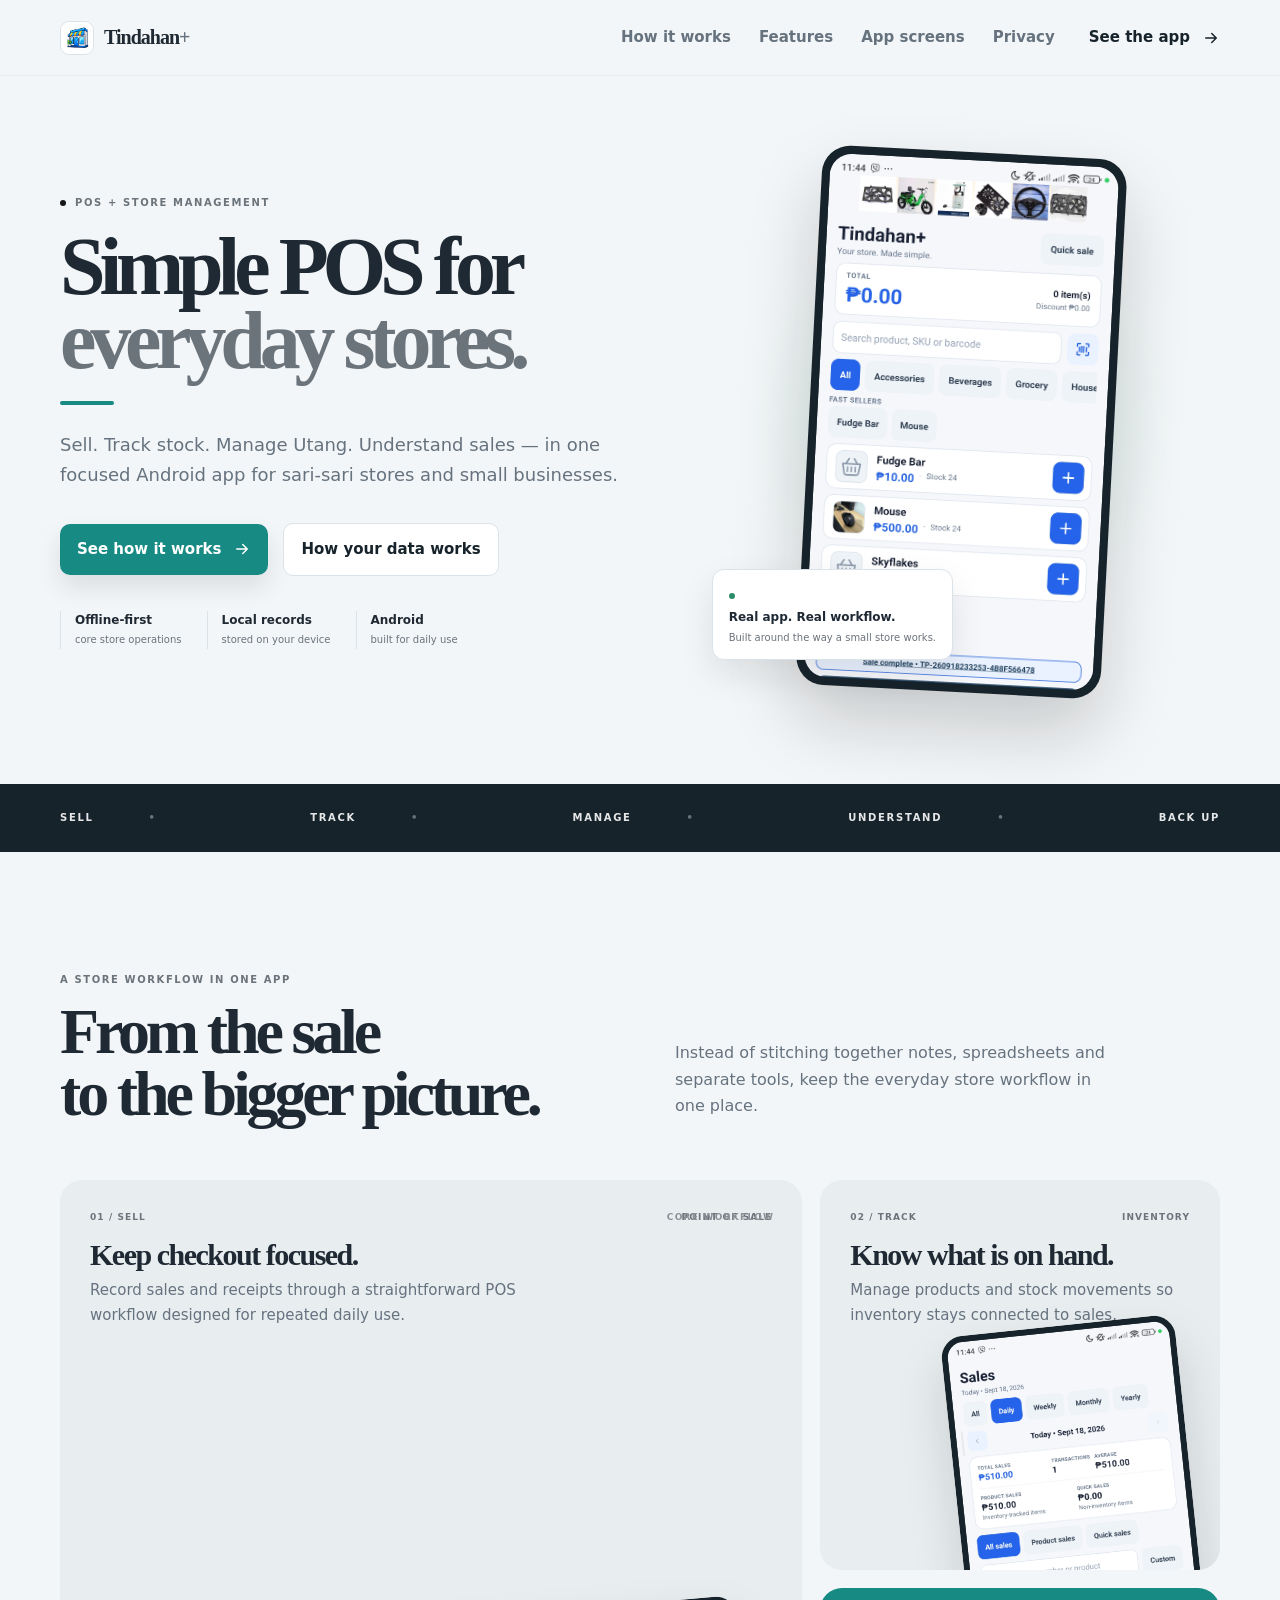
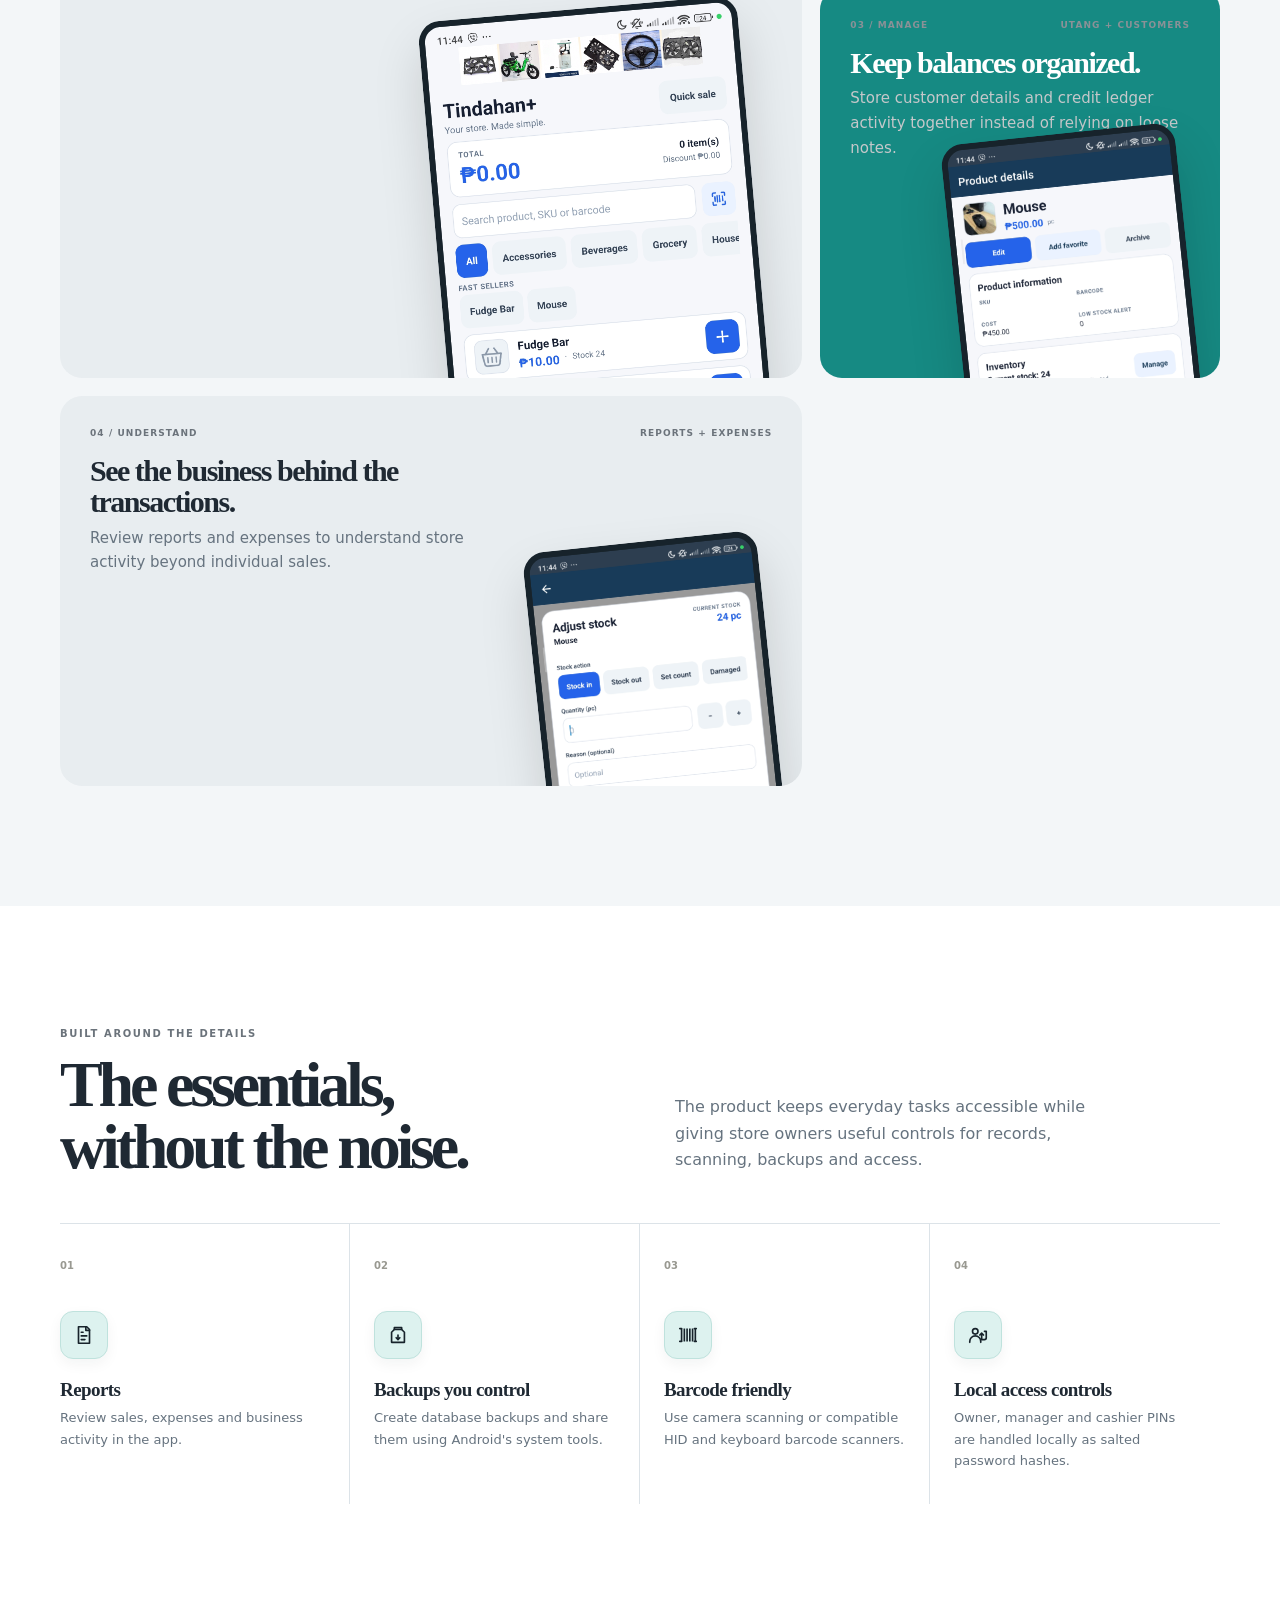
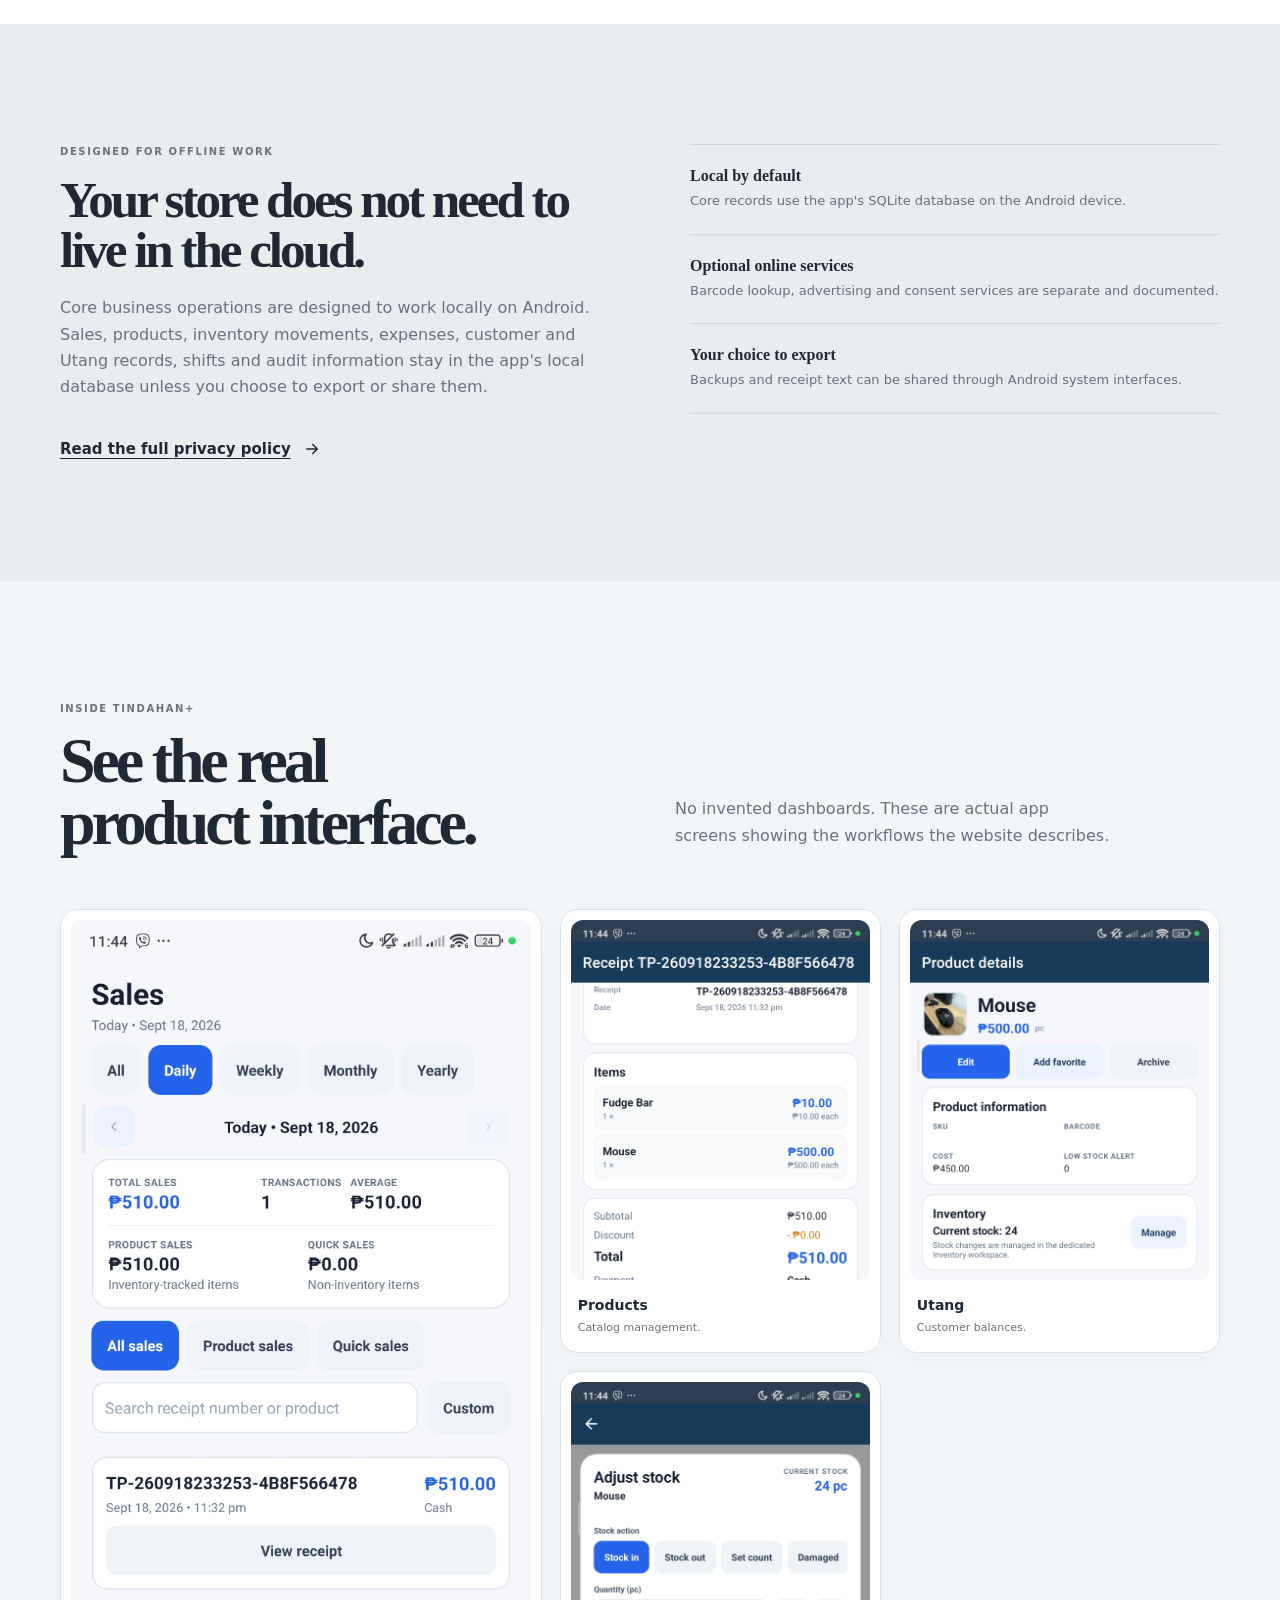
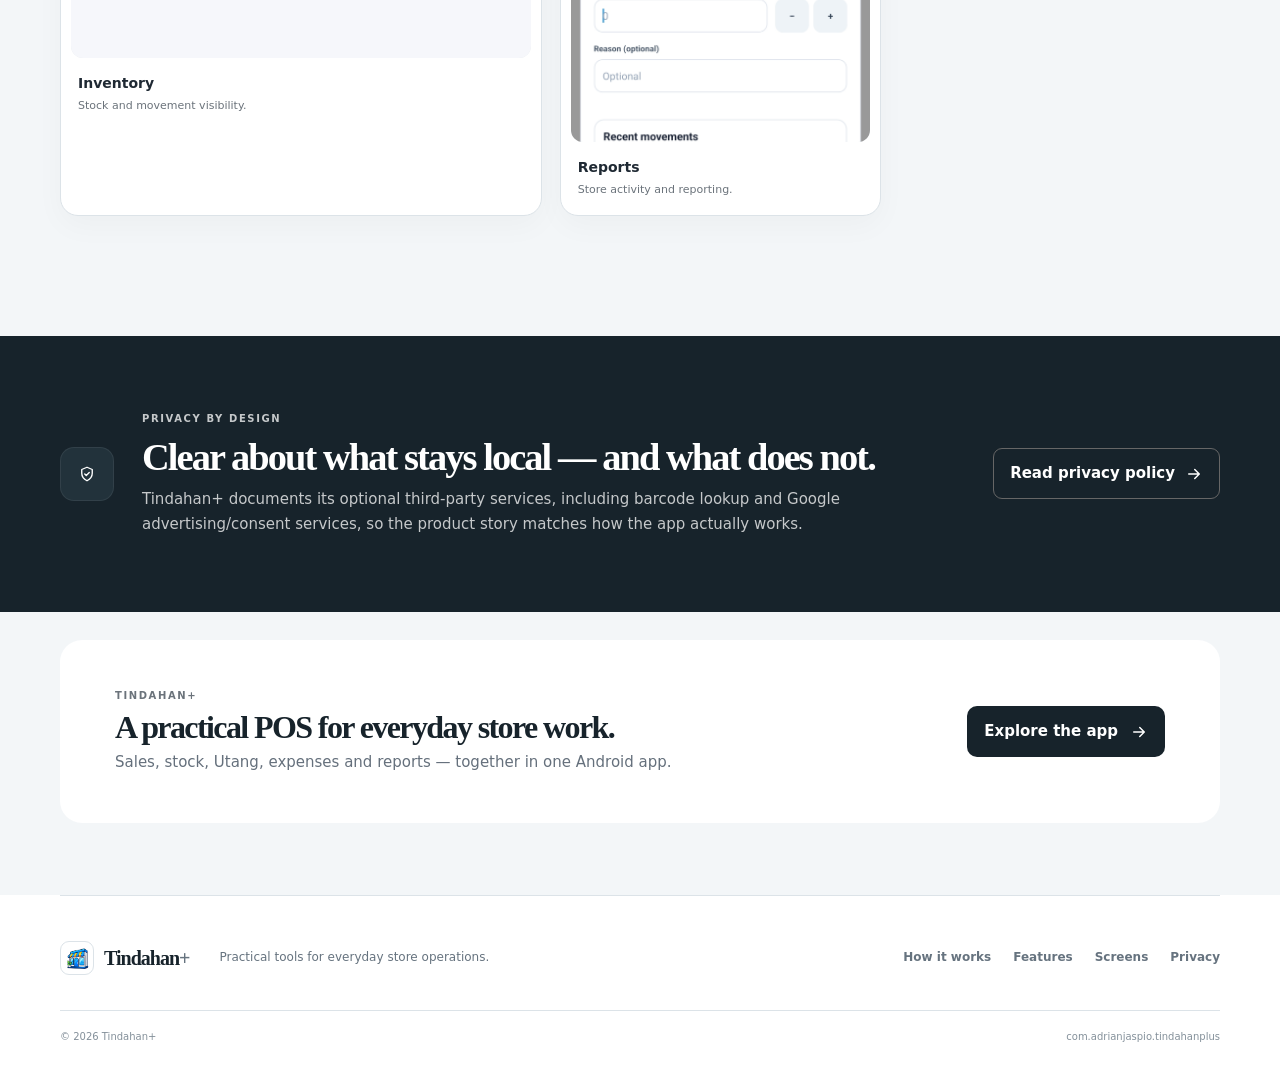
<file: index.html>
<!doctype html>
<html lang="en">
<head>
<meta charset="utf-8"><meta name="viewport" content="width=device-width,initial-scale=1">
<meta name="theme-color" content="#17232b">
<meta name="description" content="Tindahan+ is an offline-first Android POS and store management app for sari-sari stores and small businesses.">
<meta property="og:title" content="Tindahan+ — Simple POS for small stores.">
<meta property="og:description" content="Sell, track inventory, manage Utang and expenses, and understand your store with one Android app.">
<meta property="og:type" content="website">
<meta property="og:image" content="./Resources/AppLogo.png">
<meta name="twitter:card" content="summary">
<meta name="twitter:title" content="Tindahan+ — Simple POS for small stores.">
<meta name="twitter:description" content="Sell, track inventory, manage Utang and expenses, and understand your store with one Android app.">
<meta name="twitter:image" content="./Resources/AppLogo.png">
<link rel="preload" as="image" href="./Resources/Screenshot_2026-09-18-23-44-18-080_com.adrianjaspio.tindahanplus.jpg">
<link rel="preconnect" href="https://fonts.googleapis.com">
<link rel="preconnect" href="https://fonts.gstatic.com" crossorigin>
<link rel="stylesheet" href="./styles.css">
<title>Tindahan+ — Simple POS for small stores.</title>
</head>
<body>
<a class="skip" href="#main">Skip to content</a>
<header class="header"><div class="shell nav">
<a class="brand" href="./"><span class="brand-logo"><img src="./Resources/AppLogo.png" alt="" width="25" height="25" decoding="async"></span><span>Tindahan<span>+</span></span></a>
<nav aria-label="Main navigation"><a href="#workflow">How it works</a><a href="#features">Features</a><a href="#screens">App screens</a><a href="./privacy/">Privacy</a></nav>
<a class="nav-button" href="#screens">See the app <svg viewBox="0 0 24 24" aria-hidden="true"><path d="M5 12h13M13 6l6 6-6 6" fill="none" stroke="currentColor" stroke-width="2" stroke-linecap="round" stroke-linejoin="round"/></svg></a>
</div></header>

<main id="main">
<section class="hero"><div class="shell hero-grid">
<div class="hero-copy">
<div class="eyebrow"><span></span> POS + store management</div>
<h1>Simple POS for<br><i>everyday stores.</i></h1>
<p>Sell. Track stock. Manage Utang. Understand sales — in one focused Android app for sari-sari stores and small businesses.</p>
<div class="hero-buttons"><a class="button primary" href="#workflow">See how it works <svg viewBox="0 0 24 24" aria-hidden="true"><path d="M5 12h13M13 6l6 6-6 6" fill="none" stroke="currentColor" stroke-width="2" stroke-linecap="round" stroke-linejoin="round"/></svg></a><a class="button secondary" href="./privacy/">How your data works</a></div>
<div class="hero-facts"><span><b>Offline-first</b><small>core store operations</small></span><span><b>Local records</b><small>stored on your device</small></span><span><b>Android</b><small>built for daily use</small></span></div>
</div>
<div class="hero-product">
<div class="hero-glow" aria-hidden="true"></div>
<div class="hero-shot"><img src="./Resources/Screenshot_2026-09-18-23-44-18-080_com.adrianjaspio.tindahanplus.jpg" alt="Tindahan+ sales screen" width="293" height="524" fetchpriority="high"></div>
<div class="hero-note"><strong>Real app. Real workflow.</strong><span>Built around the way a small store works.</span></div>
</div>
</div></section>

<section class="capabilities"><div class="shell capability-row"><span>SELL</span><span>TRACK</span><span>MANAGE</span><span>UNDERSTAND</span><span>BACK UP</span></div></section>

<section id="workflow" class="section workflow"><div class="shell">
<div class="section-heading"><div><div class="eyebrow">A store workflow in one app</div><h2>From the sale<br>to the bigger picture.</h2></div><p>Instead of stitching together notes, spreadsheets and separate tools, keep the everyday store workflow in one place.</p></div>
<div class="workflow-grid">
<article class="workflow-card featured reveal is-visible" tabindex="0" data-workflow="sell"><div class="card-top"><span>01 / SELL</span><span>Point of sale</span></div><div><h3>Keep checkout focused.</h3><p>Record sales and receipts through a straightforward POS workflow designed for repeated daily use.</p></div><img src="./Resources/Screenshot_2026-09-18-23-44-18-080_com.adrianjaspio.tindahanplus.jpg" alt="Tindahan+ point-of-sale screen" width="320" height="470"></article>
<article class="workflow-card reveal" tabindex="0" data-workflow="track"><div class="card-top"><span>02 / TRACK</span><span>Inventory</span></div><div><h3>Know what is on hand.</h3><p>Manage products and stock movements so inventory stays connected to sales.</p></div><img src="./Resources/Screenshot_2026-09-18-23-44-22-603_com.adrianjaspio.tindahanplus.jpg" alt="Tindahan+ inventory screen" loading="lazy" decoding="async" width="235" height="345"></article>
<article class="workflow-card dark-card reveal" tabindex="0" data-workflow="manage"><div class="card-top"><span>03 / MANAGE</span><span>Utang + customers</span></div><div><h3>Keep balances organized.</h3><p>Store customer details and credit ledger activity together instead of relying on loose notes.</p></div><img src="./Resources/Screenshot_2026-09-18-23-44-35-284_com.adrianjaspio.tindahanplus.jpg" alt="Tindahan+ Utang screen" loading="lazy" decoding="async" width="235" height="345"></article>
<article class="workflow-card reveal" tabindex="0" data-workflow="understand"><div class="card-top"><span>04 / UNDERSTAND</span><span>Reports + expenses</span></div><div><h3>See the business behind the transactions.</h3><p>Review reports and expenses to understand store activity beyond individual sales.</p></div><img src="./Resources/Screenshot_2026-09-18-23-44-40-046_com.adrianjaspio.tindahanplus.jpg" alt="Tindahan+ reports screen" loading="lazy" decoding="async" width="235" height="345"></article>
</div>
</div></section>

<section id="features" class="section feature-section"><div class="shell">
<div class="eyebrow">Built around the details</div>
<div class="section-heading compact"><h2>The essentials,<br>without the noise.</h2><p>The product keeps everyday tasks accessible while giving store owners useful controls for records, scanning, backups and access.</p></div>
<div class="feature-grid">
<article><span>01</span><div class="icon-box" aria-hidden="true"><svg viewBox="0 0 24 24"><path d="M6 3h9l3 3v15H6z" fill="none" stroke="currentColor" stroke-width="1.8" stroke-linejoin="round"/><path d="M9 13h6M9 17h4M14 3v4h4M9 9h2" fill="none" stroke="currentColor" stroke-width="1.8" stroke-linecap="round" stroke-linejoin="round"/></svg></div><h3>Reports</h3><p>Review sales, expenses and business activity in the app.</p></article>
<article><span>02</span><div class="icon-box" aria-hidden="true"><svg viewBox="0 0 24 24"><path d="M5 20h14V9l-3-3H8L5 9z" fill="none" stroke="currentColor" stroke-width="1.8" stroke-linejoin="round"/><path d="M8 6V4h8v2M12 12v5m-2-2 2 2 2-2" fill="none" stroke="currentColor" stroke-width="1.8" stroke-linecap="round" stroke-linejoin="round"/></svg></div><h3>Backups you control</h3><p>Create database backups and share them using Android's system tools.</p></article>
<article><span>03</span><div class="icon-box" aria-hidden="true"><svg viewBox="0 0 24 24"><path d="M5 5v14M8 5v14M11 5v14M14 5v14M17 5v14M20 5v14" fill="none" stroke="currentColor" stroke-width="1.8"/><path d="M3 5h2M19 5h2M3 19h2M19 19h2" fill="none" stroke="currentColor" stroke-width="1.8" stroke-linecap="round"/></svg></div><h3>Barcode friendly</h3><p>Use camera scanning or compatible HID and keyboard barcode scanners.</p></article>
<article><span>04</span><div class="icon-box" aria-hidden="true"><svg viewBox="0 0 24 24"><circle cx="9" cy="8" r="3" fill="none" stroke="currentColor" stroke-width="1.8"/><path d="M3 20v-1a6 6 0 0 1 12 0v1M14 12l2-2m0 0 2 2m-2-2v7m3-9h2v7a2 2 0 0 1-2 2h-3" fill="none" stroke="currentColor" stroke-width="1.8" stroke-linecap="round" stroke-linejoin="round"/></svg></div><h3>Local access controls</h3><p>Owner, manager and cashier PINs are handled locally as salted password hashes.</p></article>
</div>
</div></section>

<section class="section data-section"><div class="shell data-grid">
<div><div class="eyebrow">Designed for offline work</div><h2>Your store does not need to live in the cloud.</h2><p>Core business operations are designed to work locally on Android. Sales, products, inventory movements, expenses, customer and Utang records, shifts and audit information stay in the app's local database unless you choose to export or share them.</p><a class="text-link" href="./privacy/">Read the full privacy policy <svg viewBox="0 0 24 24" aria-hidden="true"><path d="M5 12h13M13 6l6 6-6 6" fill="none" stroke="currentColor" stroke-width="2" stroke-linecap="round" stroke-linejoin="round"/></svg></a></div>
<div class="data-list"><div><strong>Local by default</strong><span>Core records use the app's SQLite database on the Android device.</span></div><div><strong>Optional online services</strong><span>Barcode lookup, advertising and consent services are separate and documented.</span></div><div><strong>Your choice to export</strong><span>Backups and receipt text can be shared through Android system interfaces.</span></div></div>
</div></section>

<section id="screens" class="section screens"><div class="shell">
<div class="section-heading"><div><div class="eyebrow">Inside Tindahan+</div><h2>See the real<br>product interface.</h2></div><p>No invented dashboards. These are actual app screens showing the workflows the website describes.</p></div>
<div class="screen-grid">
<figure class="screen-feature"><img src="./Resources/Screenshot_2026-09-18-23-44-22-603_com.adrianjaspio.tindahanplus.jpg" alt="Tindahan+ inventory screen" loading="lazy" decoding="async" width="235" height="345"><figcaption><strong>Inventory</strong><span>Stock and movement visibility.</span></figcaption></figure>
<figure><img src="./Resources/Screenshot_2026-09-18-23-44-27-682_com.adrianjaspio.tindahanplus.jpg" alt="Tindahan+ product management screen" loading="lazy" decoding="async" width="360" height="640"><figcaption><strong>Products</strong><span>Catalog management.</span></figcaption></figure>
<figure><img src="./Resources/Screenshot_2026-09-18-23-44-35-284_com.adrianjaspio.tindahanplus.jpg" alt="Tindahan+ Utang screen" loading="lazy" decoding="async" width="235" height="345"><figcaption><strong>Utang</strong><span>Customer balances.</span></figcaption></figure>
<figure><img src="./Resources/Screenshot_2026-09-18-23-44-40-046_com.adrianjaspio.tindahanplus.jpg" alt="Tindahan+ reports screen" loading="lazy" decoding="async" width="235" height="345"><figcaption><strong>Reports</strong><span>Store activity and reporting.</span></figcaption></figure>
</div></div></section>

<section class="privacy-band"><div class="shell privacy-inner"><div class="privacy-icon"><svg viewBox="0 0 24 24" aria-hidden="true"><path d="M12 3 19 6v5c0 4.5-2.8 7.8-7 10-4.2-2.2-7-5.5-7-10V6z" fill="none" stroke="currentColor" stroke-width="1.8" stroke-linejoin="round"/><path d="m9 12 2 2 4-4" fill="none" stroke="currentColor" stroke-width="1.8" stroke-linecap="round" stroke-linejoin="round"/></svg></div><div><div class="eyebrow light">Privacy by design</div><h2>Clear about what stays local — and what does not.</h2><p>Tindahan+ documents its optional third-party services, including barcode lookup and Google advertising/consent services, so the product story matches how the app actually works.</p></div><a class="outline-button" href="./privacy/">Read privacy policy <svg viewBox="0 0 24 24" aria-hidden="true"><path d="M5 12h13M13 6l6 6-6 6" fill="none" stroke="currentColor" stroke-width="2" stroke-linecap="round" stroke-linejoin="round"/></svg></a></div></section>

<section class="final"><div class="shell final-inner"><div><div class="eyebrow">Tindahan+</div><h2>A practical POS for everyday store work.</h2><p>Sales, stock, Utang, expenses and reports — together in one Android app.</p></div><a class="button white" href="#screens">Explore the app <svg viewBox="0 0 24 24" aria-hidden="true"><path d="M5 12h13M13 6l6 6-6 6" fill="none" stroke="currentColor" stroke-width="2" stroke-linecap="round" stroke-linejoin="round"/></svg></a></div></section>
</main>

<footer><div class="shell footer"><div class="footer-top"><a class="brand" href="./"><span class="brand-logo"><img src="./Resources/AppLogo.png" alt="" width="25" height="25" decoding="async"></span><span>Tindahan<span>+</span></span></a><p>Practical tools for everyday store operations.</p><div class="footer-links"><a href="#workflow">How it works</a><a href="#features">Features</a><a href="#screens">Screens</a><a href="./privacy/">Privacy</a></div></div><div class="footer-bottom"><span>© 2026 Tindahan+</span><span>com.adrianjaspio.tindahanplus</span></div></div></footer>
<script src="./script.js" defer></script>
</body></html>
</file>
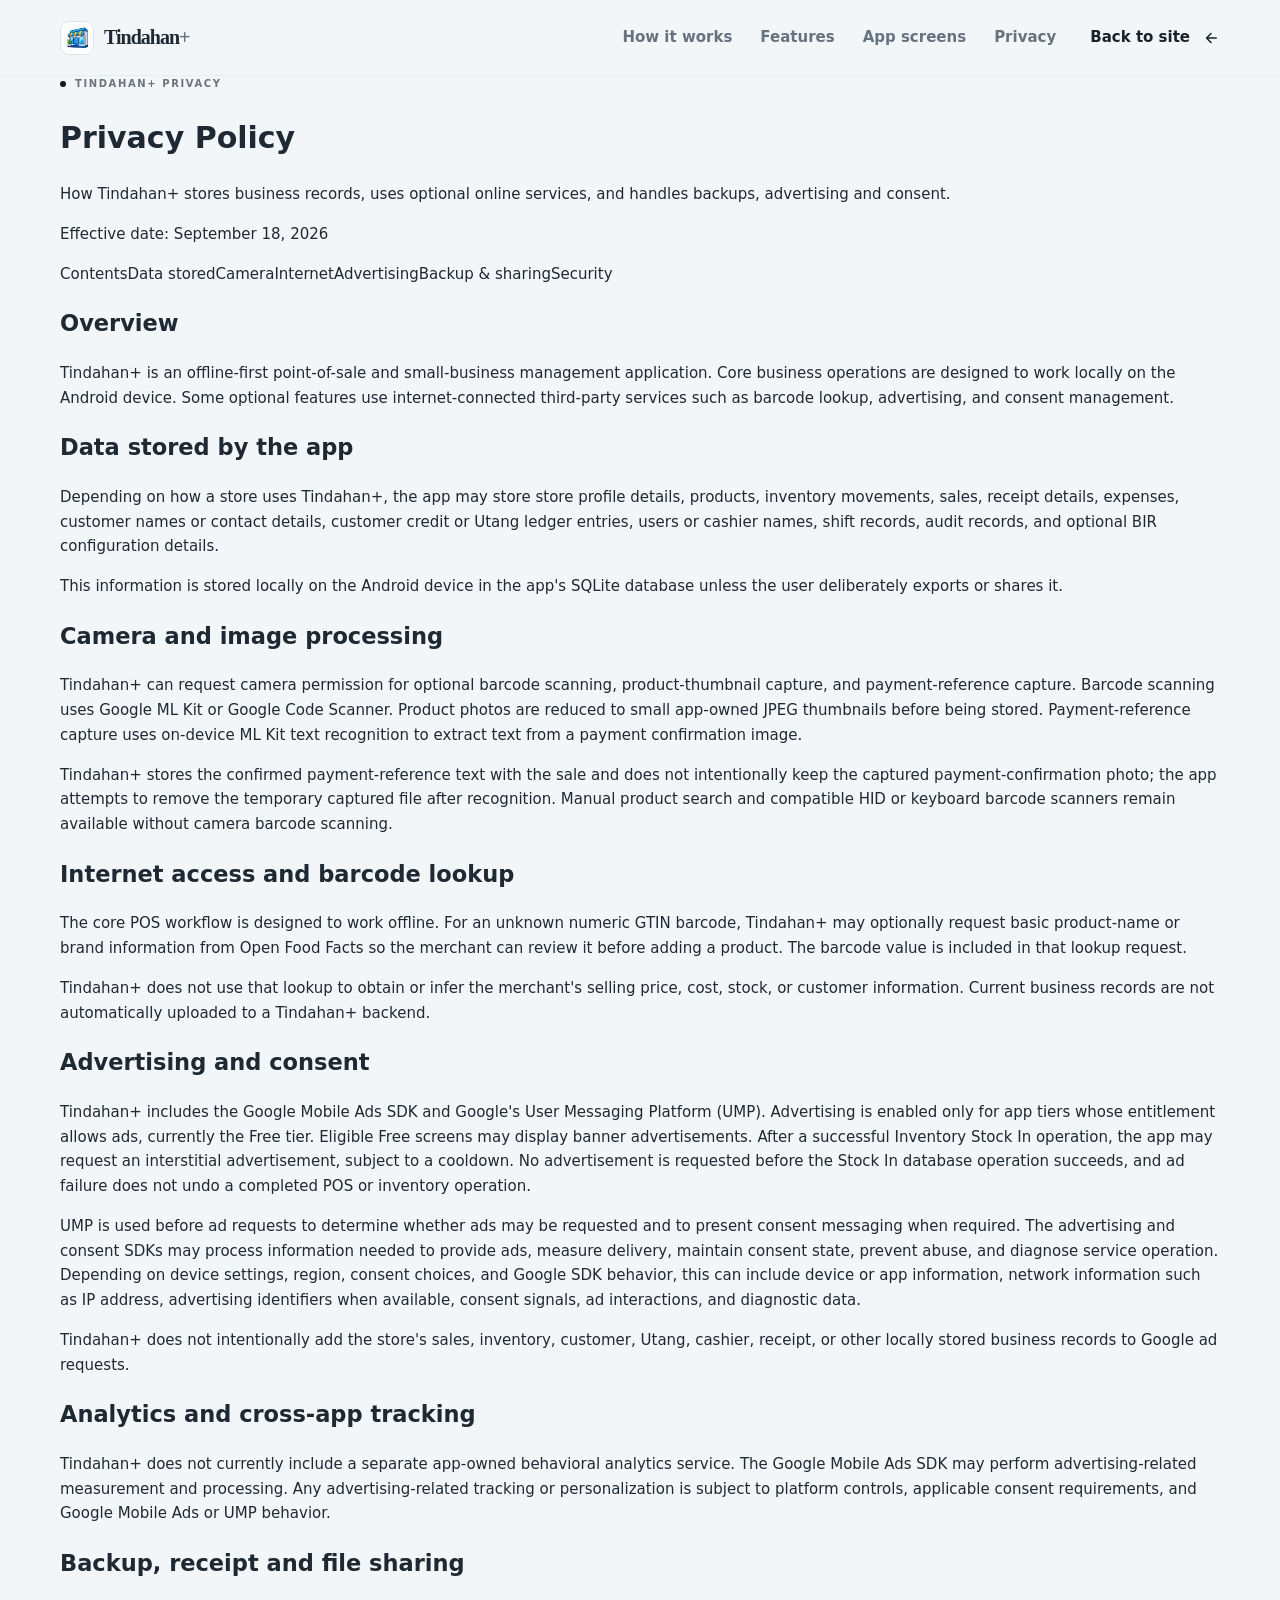
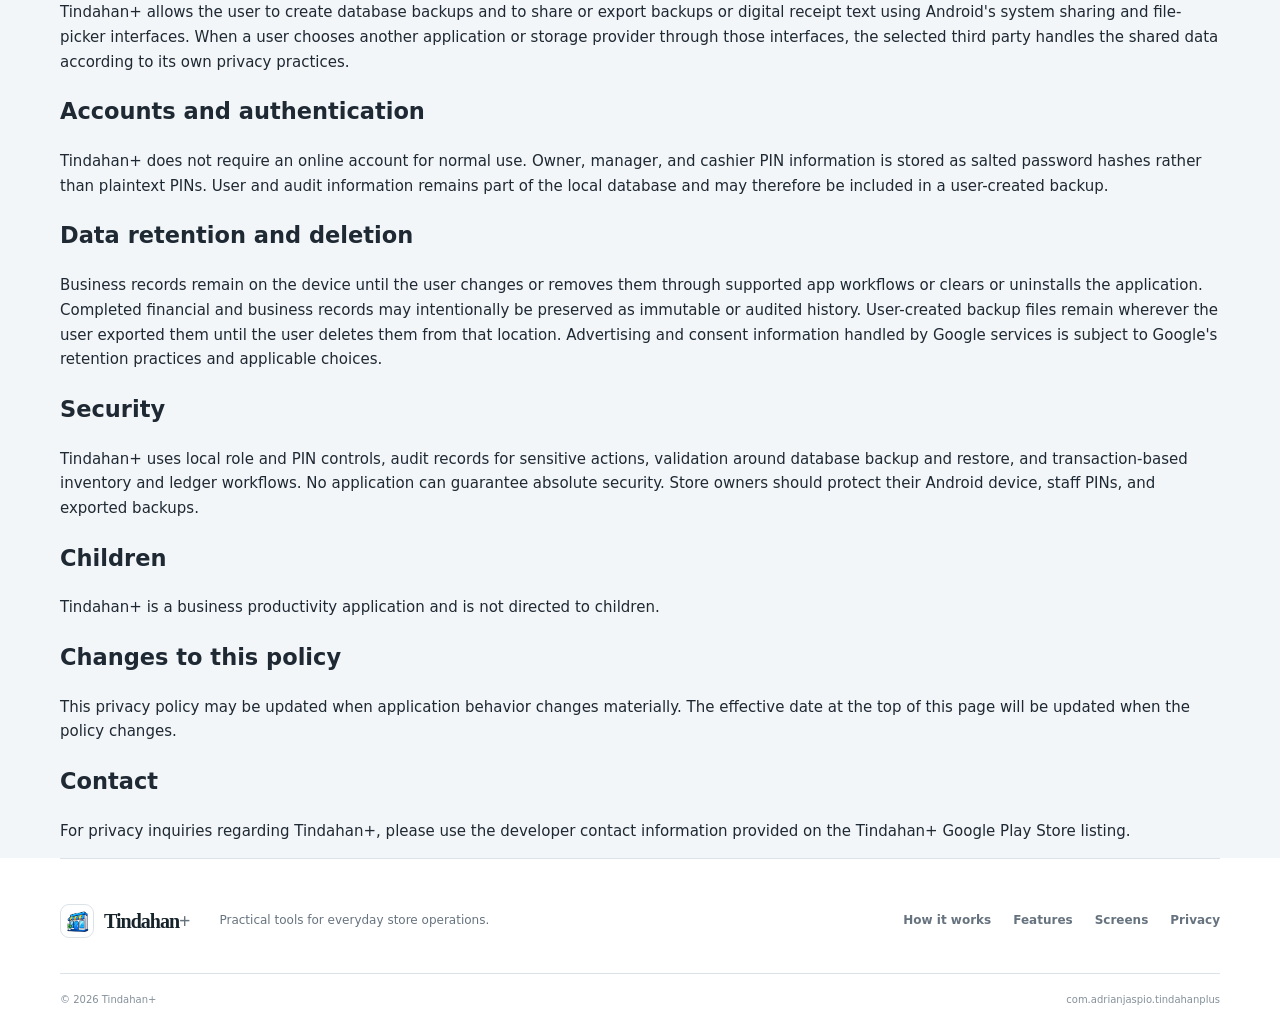
<file: privacy/index.html>
<!doctype html>
<html lang="en">
<head>
<meta charset="utf-8"><meta name="viewport" content="width=device-width,initial-scale=1">
<meta name="theme-color" content="#17212b">
<meta name="description" content="Privacy Policy for the Tindahan+ Android application.">
<meta property="og:title" content="Privacy Policy — Tindahan+">
<meta property="og:description" content="How Tindahan+ stores business records, uses optional online services, and handles backups, advertising and consent.">
<meta property="og:type" content="website">
<meta property="og:image" content="../Resources/AppLogo.png">
<meta name="twitter:card" content="summary">
<meta name="twitter:title" content="Privacy Policy — Tindahan+">
<meta name="twitter:description" content="How Tindahan+ stores business records, uses optional online services, and handles backups, advertising and consent.">
<meta name="twitter:image" content="../Resources/AppLogo.png">
<link rel="preconnect" href="https://fonts.googleapis.com">
<link rel="preconnect" href="https://fonts.gstatic.com" crossorigin>
<link rel="stylesheet" href="../styles.css">
<title>Privacy Policy — Tindahan+</title>
</head>
<body>
<a class="skip" href="#main">Skip to content</a>
<header class="header"><div class="shell nav">
<a class="brand" href="../"><span class="brand-logo"><img src="../Resources/AppLogo.png" alt="" width="25" height="25" decoding="async"></span><span>Tindahan<span>+</span></span></a>
<nav aria-label="Main navigation"><a href="../#workflow">How it works</a><a href="../#features">Features</a><a href="../#screens">App screens</a><a href="./" aria-current="page">Privacy</a></nav>
<a class="nav-button" href="../">Back to site <svg viewBox="0 0 24 24" aria-hidden="true"><path d="M19 12H6m6-6-6 6 6 6" fill="none" stroke="currentColor" stroke-width="2" stroke-linecap="round" stroke-linejoin="round"/></svg></a>
</div></header>
<main id="main" class="policy-page"><div class="shell policy-shell">
<div class="eyebrow"><span></span> Tindahan+ privacy</div><h1>Privacy Policy</h1><p class="policy-lead">How Tindahan+ stores business records, uses optional online services, and handles backups, advertising and consent.</p><p class="effective">Effective date: September 18, 2026</p>
<div class="policy-layout"><nav aria-label="Privacy policy sections"><span>Contents</span><a href="#stored">Data stored</a><a href="#camera">Camera</a><a href="#internet">Internet</a><a href="#ads">Advertising</a><a href="#backup">Backup &amp; sharing</a><a href="#security">Security</a></nav><div class="policy">
<section><h2>Overview</h2><p>Tindahan+ is an offline-first point-of-sale and small-business management application. Core business operations are designed to work locally on the Android device. Some optional features use internet-connected third-party services such as barcode lookup, advertising, and consent management.</p></section>
<section id="stored"><h2>Data stored by the app</h2><p>Depending on how a store uses Tindahan+, the app may store store profile details, products, inventory movements, sales, receipt details, expenses, customer names or contact details, customer credit or Utang ledger entries, users or cashier names, shift records, audit records, and optional BIR configuration details.</p><p>This information is stored locally on the Android device in the app's SQLite database unless the user deliberately exports or shares it.</p></section>
<section id="camera"><h2>Camera and image processing</h2><p>Tindahan+ can request camera permission for optional barcode scanning, product-thumbnail capture, and payment-reference capture. Barcode scanning uses Google ML Kit or Google Code Scanner. Product photos are reduced to small app-owned JPEG thumbnails before being stored. Payment-reference capture uses on-device ML Kit text recognition to extract text from a payment confirmation image.</p><p>Tindahan+ stores the confirmed payment-reference text with the sale and does not intentionally keep the captured payment-confirmation photo; the app attempts to remove the temporary captured file after recognition. Manual product search and compatible HID or keyboard barcode scanners remain available without camera barcode scanning.</p></section>
<section id="internet"><h2>Internet access and barcode lookup</h2><p>The core POS workflow is designed to work offline. For an unknown numeric GTIN barcode, Tindahan+ may optionally request basic product-name or brand information from Open Food Facts so the merchant can review it before adding a product. The barcode value is included in that lookup request.</p><p>Tindahan+ does not use that lookup to obtain or infer the merchant's selling price, cost, stock, or customer information. Current business records are not automatically uploaded to a Tindahan+ backend.</p></section>
<section id="ads"><h2>Advertising and consent</h2><p>Tindahan+ includes the Google Mobile Ads SDK and Google's User Messaging Platform (UMP). Advertising is enabled only for app tiers whose entitlement allows ads, currently the Free tier. Eligible Free screens may display banner advertisements. After a successful Inventory Stock In operation, the app may request an interstitial advertisement, subject to a cooldown. No advertisement is requested before the Stock In database operation succeeds, and ad failure does not undo a completed POS or inventory operation.</p><p>UMP is used before ad requests to determine whether ads may be requested and to present consent messaging when required. The advertising and consent SDKs may process information needed to provide ads, measure delivery, maintain consent state, prevent abuse, and diagnose service operation. Depending on device settings, region, consent choices, and Google SDK behavior, this can include device or app information, network information such as IP address, advertising identifiers when available, consent signals, ad interactions, and diagnostic data.</p><p>Tindahan+ does not intentionally add the store's sales, inventory, customer, Utang, cashier, receipt, or other locally stored business records to Google ad requests.</p></section>
<section><h2>Analytics and cross-app tracking</h2><p>Tindahan+ does not currently include a separate app-owned behavioral analytics service. The Google Mobile Ads SDK may perform advertising-related measurement and processing. Any advertising-related tracking or personalization is subject to platform controls, applicable consent requirements, and Google Mobile Ads or UMP behavior.</p></section>
<section id="backup"><h2>Backup, receipt and file sharing</h2><p>Tindahan+ allows the user to create database backups and to share or export backups or digital receipt text using Android's system sharing and file-picker interfaces. When a user chooses another application or storage provider through those interfaces, the selected third party handles the shared data according to its own privacy practices.</p></section>
<section><h2>Accounts and authentication</h2><p>Tindahan+ does not require an online account for normal use. Owner, manager, and cashier PIN information is stored as salted password hashes rather than plaintext PINs. User and audit information remains part of the local database and may therefore be included in a user-created backup.</p></section>
<section><h2>Data retention and deletion</h2><p>Business records remain on the device until the user changes or removes them through supported app workflows or clears or uninstalls the application. Completed financial and business records may intentionally be preserved as immutable or audited history. User-created backup files remain wherever the user exported them until the user deletes them from that location. Advertising and consent information handled by Google services is subject to Google's retention practices and applicable choices.</p></section>
<section id="security"><h2>Security</h2><p>Tindahan+ uses local role and PIN controls, audit records for sensitive actions, validation around database backup and restore, and transaction-based inventory and ledger workflows. No application can guarantee absolute security. Store owners should protect their Android device, staff PINs, and exported backups.</p></section>
<section><h2>Children</h2><p>Tindahan+ is a business productivity application and is not directed to children.</p></section>
<section><h2>Changes to this policy</h2><p>This privacy policy may be updated when application behavior changes materially. The effective date at the top of this page will be updated when the policy changes.</p></section>
<section><h2>Contact</h2><p>For privacy inquiries regarding Tindahan+, please use the developer contact information provided on the Tindahan+ Google Play Store listing.</p></section>
</div></div></div></main>
<footer><div class="shell footer"><div class="footer-top"><a class="brand" href="../"><span class="brand-logo"><img src="../Resources/AppLogo.png" alt="" width="25" height="25" decoding="async"></span><span>Tindahan<span>+</span></span></a><p>Practical tools for everyday store operations.</p><div class="footer-links"><a href="../#workflow">How it works</a><a href="../#features">Features</a><a href="../#screens">Screens</a><a href="./">Privacy</a></div></div><div class="footer-bottom"><span>© 2026 Tindahan+</span><span>com.adrianjaspio.tindahanplus</span></div></div></footer>
</body></html>
</file>
<file: styles.css>
:root{--ink:#1f2933;--deep:#17232b;--paper:#f3f6f8;--soft:#e9eef1;--white:#fff;--line:#dce3e8;--muted:#66737f;--accent:#168a83;--accent-soft:#ddf2ef;--success:#2e8b68;--max:1160px}
*{box-sizing:border-box}html{scroll-behavior:smooth}body{margin:0;background:var(--paper);color:var(--ink);font:15px/1.65 'DM Sans',system-ui,sans-serif}a{color:inherit;text-decoration:none}.shell{width:min(var(--max),calc(100% - 48px));margin:auto}.skip{position:absolute;left:-9999px}.skip:focus-visible{left:16px;top:16px;background:var(--deep);color:#fff;padding:10px;border-radius:8px;z-index:99}
.header{height:76px;position:sticky;top:0;z-index:20;background:#f3f6f8ed;border-bottom:1px solid #dce3e880;backdrop-filter:blur(18px)}.nav{height:100%;display:flex;align-items:center;gap:34px}.brand{display:flex;align-items:center;gap:10px;font:800 20px 'Manrope';letter-spacing:-.05em}.brand>span:last-child>span{color:var(--muted)}.brand-logo{width:34px;height:34px;border-radius:9px;background:#fff;border:1px solid var(--line);display:grid;place-items:center}.brand-logo img{width:25px;height:25px;object-fit:contain}.nav nav{display:flex;gap:28px;margin-left:auto;color:var(--muted);font-weight:600}.nav nav a:hover{color:var(--deep)}.nav nav a:focus-visible,.nav-button:focus-visible,.button:focus-visible,.text-link:focus-visible,.outline-button:focus-visible,.brand:focus-visible{outline:3px solid var(--accent);outline-offset:4px;border-radius:6px}.nav-button,.button,.text-link{display:inline-flex;align-items:center;gap:12px;font-weight:700}.nav-button{padding:10px 0;color:var(--deep)}svg{width:18px;height:18px}
.hero{overflow:hidden}.hero-grid{min-height:700px;display:grid;grid-template-columns:1fr .9fr;align-items:center;gap:70px;padding:76px 0 92px}.eyebrow{display:flex;align-items:center;gap:9px;text-transform:uppercase;letter-spacing:.16em;font-size:10px;font-weight:800;color:#6b737b}.eyebrow>span{width:6px;height:6px;border-radius:50%;background:#171717}.hero h1{font:800 clamp(3.8rem,6.4vw,6.35rem)/.91 'Manrope';letter-spacing:-.075em;margin:18px 0 25px}.hero h1 i{font-style:normal;color:#6b737b}.hero h1:after{content:'';display:block;width:54px;height:4px;border-radius:99px;background:var(--accent);margin-top:22px}.hero-copy>p{max-width:610px;font-size:18px;line-height:1.7;color:var(--muted);margin:0}.hero-buttons{display:flex;align-items:center;gap:15px;margin-top:32px}.button{border-radius:10px;padding:13px 17px}.primary{background:var(--accent);color:#fff;box-shadow:0 12px 25px #17232b1c}.secondary{color:var(--deep);border:1px solid #d5d1c8;background:#fff;border-color:var(--line)}.hero-facts{display:flex;gap:25px;margin-top:35px}.hero-facts span{display:flex;flex-direction:column;padding-left:14px;border-left:1px solid var(--line)}.hero-facts b{font-size:12px}.hero-facts small{font-size:10px;color:#6b737b;margin-top:2px}
.hero-product{height:540px;position:relative;display:grid;place-items:center}.hero-glow{position:absolute;width:440px;height:440px;border-radius:50%;background:radial-gradient(circle,#d8efec 0%,#eaf4f3 48%,transparent 70%)}.hero-shot{position:relative;width:305px;height:540px;border-radius:28px;padding:8px;background:var(--deep);box-shadow:0 35px 70px #11111130;transform:rotate(3deg);z-index:2;overflow:hidden}.hero-shot img{width:100%;height:100%;object-fit:cover;object-position:top;border-radius:22px}.hero-note{position:absolute;z-index:3;bottom:32px;left:8px;background:#fff;padding:13px 16px;border:1px solid var(--line);border-radius:12px;box-shadow:0 15px 35px #11111118}.hero-note strong,.hero-note span{display:block}.hero-note strong{font-size:12px}.hero-note:before{content:'';display:inline-block;width:6px;height:6px;border-radius:50%;background:var(--success);margin-right:7px;vertical-align:1px}.hero-note span{font-size:10px;color:#6b737b;margin-top:2px}
.capabilities{background:var(--deep);color:#e5e7e8;overflow-x:auto}.capability-row{height:68px;display:flex;justify-content:space-between;align-items:center;font-size:10px;font-weight:800;letter-spacing:.17em}.capability-row span:not(:last-child):after{content:'•';margin-left:55px;color:#6b737b}
.section{padding:120px 0}.section-heading{display:grid;grid-template-columns:1fr 1fr;gap:70px;align-items:end;margin-bottom:55px}.section-heading h2{font:800 clamp(2.8rem,5vw,4.7rem)/.97 'Manrope';letter-spacing:-.065em;margin:12px 0 0}.section-heading>p{max-width:440px;color:var(--muted);font-size:16px;margin:0 0 5px}.section-heading.compact{margin-bottom:45px}
.workflow-grid{display:grid;grid-template-columns:1.3fr .7fr;grid-template-rows:1fr 1fr;gap:18px}.workflow-card{border-radius:22px;background:#e8edf0;padding:30px;min-height:390px;position:relative;overflow:hidden;display:flex;flex-direction:column}.workflow-card.featured{grid-row:span 2;min-height:798px}.workflow-card.featured:before{content:'CORE WORKFLOW';position:absolute;right:28px;top:30px;font-size:9px;font-weight:800;letter-spacing:.14em;color:#8b9197}.workflow-card.dark-card{background:var(--accent);color:#fff}.workflow-card.dark-card p{color:#c5c8ca}.card-top{display:flex;justify-content:space-between;color:#6b737b;font-size:9px;font-weight:800;letter-spacing:.12em;text-transform:uppercase}.dark-card .card-top{color:#8b9197}.workflow-card h3{font:800 30px/1.05 'Manrope';letter-spacing:-.05em;margin:14px 0 8px;max-width:430px}.workflow-card p{color:var(--muted);max-width:430px;margin:0}.workflow-card img{display:block;position:absolute;width:235px;height:345px;object-fit:cover;object-position:top;border-radius:22px;padding:6px;background:var(--deep);box-shadow:0 25px 50px #11111125;right:28px;bottom:-100px;transform:rotate(-6deg)}.workflow-card.featured img{width:320px;height:470px;right:45px;bottom:-100px;transform:rotate(-5deg)}
.feature-section{background:#fff}.feature-grid{display:grid;grid-template-columns:repeat(4,1fr);border-top:1px solid var(--line)}.feature-grid article{padding:28px 24px 20px 0;border-right:1px solid var(--line);min-height:280px}.feature-grid article+article{padding-left:24px}.feature-grid article:last-child{border-right:0}.feature-grid article>span{font-size:10px;font-weight:800;color:#999991}.icon-box{width:48px;height:48px;border-radius:13px;background:var(--accent-soft);color:var(--deep);display:grid;place-items:center;border:1px solid #bfe2dd;margin:34px 0 20px;box-shadow:0 5px 14px #17212b0d}.icon-box svg{width:22px;height:22px;display:block}.feature-grid h3{font:700 19px 'Manrope';margin:0 0 6px;letter-spacing:-.03em}.feature-grid p{font-size:13px;color:var(--muted);margin:0}
.data-section{background:#e8edf0}.data-grid{display:grid;grid-template-columns:1fr 1fr;gap:100px;align-items:start}.data-grid h2{font:800 clamp(2.6rem,4vw,4.1rem)/.98 'Manrope';letter-spacing:-.06em;margin:14px 0 20px}.data-grid p{max-width:560px;color:var(--muted);font-size:16px}.text-link{margin-top:20px;text-decoration:underline;text-underline-offset:4px}.data-list{border-top:1px solid #cfd9df}.data-list>div{padding:22px 0;border-bottom:1px solid #cfd9df}.data-list strong,.data-list span{display:block}.data-list strong{font:700 16px 'Manrope'}.data-list span{color:#65707c;font-size:13px;margin-top:5px}
.screens{background:#f3f6f8}.screen-grid{display:grid;grid-template-columns:1.2fr .8fr .8fr;grid-template-rows:auto auto;gap:18px}.screen-grid figure{margin:0;background:#fff;border-radius:18px;padding:10px;border:1px solid var(--line);box-shadow:0 10px 30px #11111108}.screen-grid figure:first-child{grid-row:span 2}.screen-grid img{display:block;width:100%;height:360px;object-fit:cover;object-position:top;border-radius:12px;background:#e8edf0}.screen-grid figure:first-child img{height:738px}.screen-grid figcaption{padding:14px 7px 5px}.screen-grid strong,.screen-grid span{display:block}.screen-grid strong{font-size:14px}.screen-grid span{font-size:11px;color:#6b737b;margin-top:2px}
.privacy-band{background:var(--deep);color:#fff}.privacy-icon{box-shadow:inset 0 0 0 1px #ffffff12}.privacy-inner{padding:75px 0;display:grid;grid-template-columns:auto 1fr auto;align-items:center;gap:28px}.privacy-icon{width:54px;height:54px;border-radius:14px;background:#22323b;display:grid;place-items:center}.privacy-inner h2{font:700 clamp(2rem,3vw,3rem)/1.05 'Manrope';letter-spacing:-.05em;margin:10px 0}.privacy-inner p{color:#c5c8ca;max-width:700px;margin:0}.eyebrow.light{color:#c5c8ca}.outline-button{border:1px solid #666;border-radius:9px;padding:12px 16px;display:flex;align-items:center;gap:10px;font-weight:700;white-space:nowrap}
.final{padding:28px 0 72px;background:var(--paper)}.final-inner{background:#fff;border-radius:22px;color:var(--deep);padding:48px 55px;display:flex;align-items:center;gap:30px}.final h2{font:800 32px 'Manrope';letter-spacing:-.05em;margin:5px 0 4px}.final p{margin:0;color:#65707c}.final .white{margin-left:auto;background:var(--deep);color:#fff}
footer{background:#fff;color:var(--deep)}.footer{border-top:1px solid var(--line);padding:45px 0 25px}.footer-top{display:grid;grid-template-columns:auto 1fr auto;align-items:center;gap:30px}.footer p{color:var(--muted);font-size:12px;margin:0}.footer-links{display:flex;gap:22px;font-size:12px;font-weight:700;color:var(--muted)}.footer-bottom{border-top:1px solid var(--line);margin-top:35px;padding-top:18px;display:flex;justify-content:space-between;color:#84909a;font-size:10px}
@media(max-width:900px){.nav nav{display:none}.hero-grid{grid-template-columns:1fr;gap:20px}.hero-product{margin-top:20px}.section-heading{grid-template-columns:1fr;gap:20px}.workflow-grid{grid-template-columns:1fr}.workflow-card.featured{grid-row:auto;min-height:600px}.workflow-card{min-height:390px}.feature-grid{grid-template-columns:repeat(2,1fr)}.feature-grid article:nth-child(2){border-right:0}.feature-grid article:nth-child(3){padding-left:0;border-top:1px solid var(--line)}.feature-grid article:nth-child(4){border-top:1px solid var(--line)}.data-grid{grid-template-columns:1fr;gap:55px}.screen-grid{grid-template-columns:1fr 1fr}.screen-grid figure:first-child{grid-column:span 2;grid-row:auto}.screen-grid figure:first-child img{height:500px}.screen-grid img{height:430px}.privacy-inner{grid-template-columns:auto 1fr}.outline-button{grid-column:2;justify-self:start}.footer-top{grid-template-columns:1fr 1fr}.footer-links{justify-content:flex-end}}
@media(max-width:600px){.shell{width:calc(100% - 32px)}.header{height:68px}.nav-button{font-size:12px}.hero-grid{padding:50px 0 70px}.hero h1{font-size:clamp(3.4rem,17vw,5rem)}.hero-copy>p{font-size:16px}.hero-buttons{flex-direction:column;align-items:flex-start}.hero-facts{gap:14px;flex-wrap:wrap}.hero-product{height:500px}.hero-shot{width:255px;height:460px}.hero-glow{width:350px;height:350px}.hero-note{left:0;bottom:28px}.capability-row{width:720px;justify-content:flex-start;gap:42px}.capability-row span:not(:last-child):after{margin-left:42px}.section{padding:85px 0}.section-heading h2{font-size:2.8rem}.workflow-card,.workflow-card.featured{min-height:540px;padding:25px}.workflow-card img,.workflow-card.featured img{width:220px;height:340px;right:18px;bottom:-70px}.feature-grid{grid-template-columns:1fr}.feature-grid article,.feature-grid article+article{border-right:0;padding-left:0;padding-right:0;border-bottom:1px solid var(--line)}.feature-grid article:last-child{border-bottom:0}.screen-grid{grid-template-columns:1fr}.screen-grid figure:first-child{grid-column:auto}.screen-grid figure:first-child img,.screen-grid img{height:auto;aspect-ratio:9/16}.privacy-inner{grid-template-columns:1fr;padding:55px 0}.outline-button{grid-column:auto}.final{padding-bottom:65px}.final-inner{padding:30px;flex-wrap:wrap}.final .white{margin-left:0}.footer-top{grid-template-columns:1fr}.footer-links{justify-content:flex-start;flex-wrap:wrap}.footer-bottom{display:block}.footer-bottom span{display:block;margin-top:6px}}
@media(prefers-reduced-motion:reduce){html{scroll-behavior:auto}.hero-shot,.workflow-card img{transform:none}}
/* Interactive product motion */
.reveal{opacity:0;transform:translateY(22px);transition:opacity .65s ease,transform .65s cubic-bezier(.2,.75,.25,1)}
.reveal.is-visible{opacity:1;transform:none}
.workflow-card{transition:transform .35s ease,box-shadow .35s ease,background-color .35s ease}
.workflow-card:hover,.workflow-card:focus-visible{transform:translateY(-6px);box-shadow:0 24px 45px #11111114;outline:none}
.workflow-card img{transition:transform .55s cubic-bezier(.2,.75,.25,1),filter .35s ease}
.workflow-card:hover img,.workflow-card:focus-visible img{transform:rotate(-3deg) translateY(-12px) scale(1.025);filter:saturate(1.03)}
.workflow-card.featured:hover img,.workflow-card.featured:focus-visible img{transform:rotate(-2deg) translateY(-14px) scale(1.025)}
.hero-product{perspective:1000px}
.hero-shot{animation:hero-float 6s ease-in-out infinite}
.hero-note{animation:note-float 5s ease-in-out infinite}
.hero-note:before{animation:status-pulse 2.2s ease-in-out infinite}
.capability-row span{transition:color .25s ease,transform .25s ease}
.capability-row span:hover{color:#fff;transform:translateY(-2px)}
@keyframes hero-float{0%,100%{transform:rotate(3deg) translateY(0)}50%{transform:rotate(2deg) translateY(-8px)}}
@keyframes note-float{0%,100%{transform:translateY(0)}50%{transform:translateY(-5px)}}
@keyframes status-pulse{0%,100%{box-shadow:0 0 0 0 #2e8b6800}50%{box-shadow:0 0 0 5px #2e8b6822}}
@media(max-width:600px){.hero-shot{animation-duration:7s}.reveal{transform:translateY(14px)}}
@media(prefers-reduced-motion:reduce){.reveal{opacity:1;transform:none;transition:none}.hero-shot,.hero-note{animation:none}.workflow-card,.workflow-card img{transition:none}}

/* Brand color system */
.primary:hover{background:#11756f}.secondary:hover{background:#edf6f5;border-color:#a9d2ce}.outline-button:hover{border-color:var(--accent);color:#fff;background:#22323b}.text-link:hover{color:var(--accent)}.nav-button:hover{color:var(--accent)}.footer-links a:hover{color:var(--accent)}
</file>
